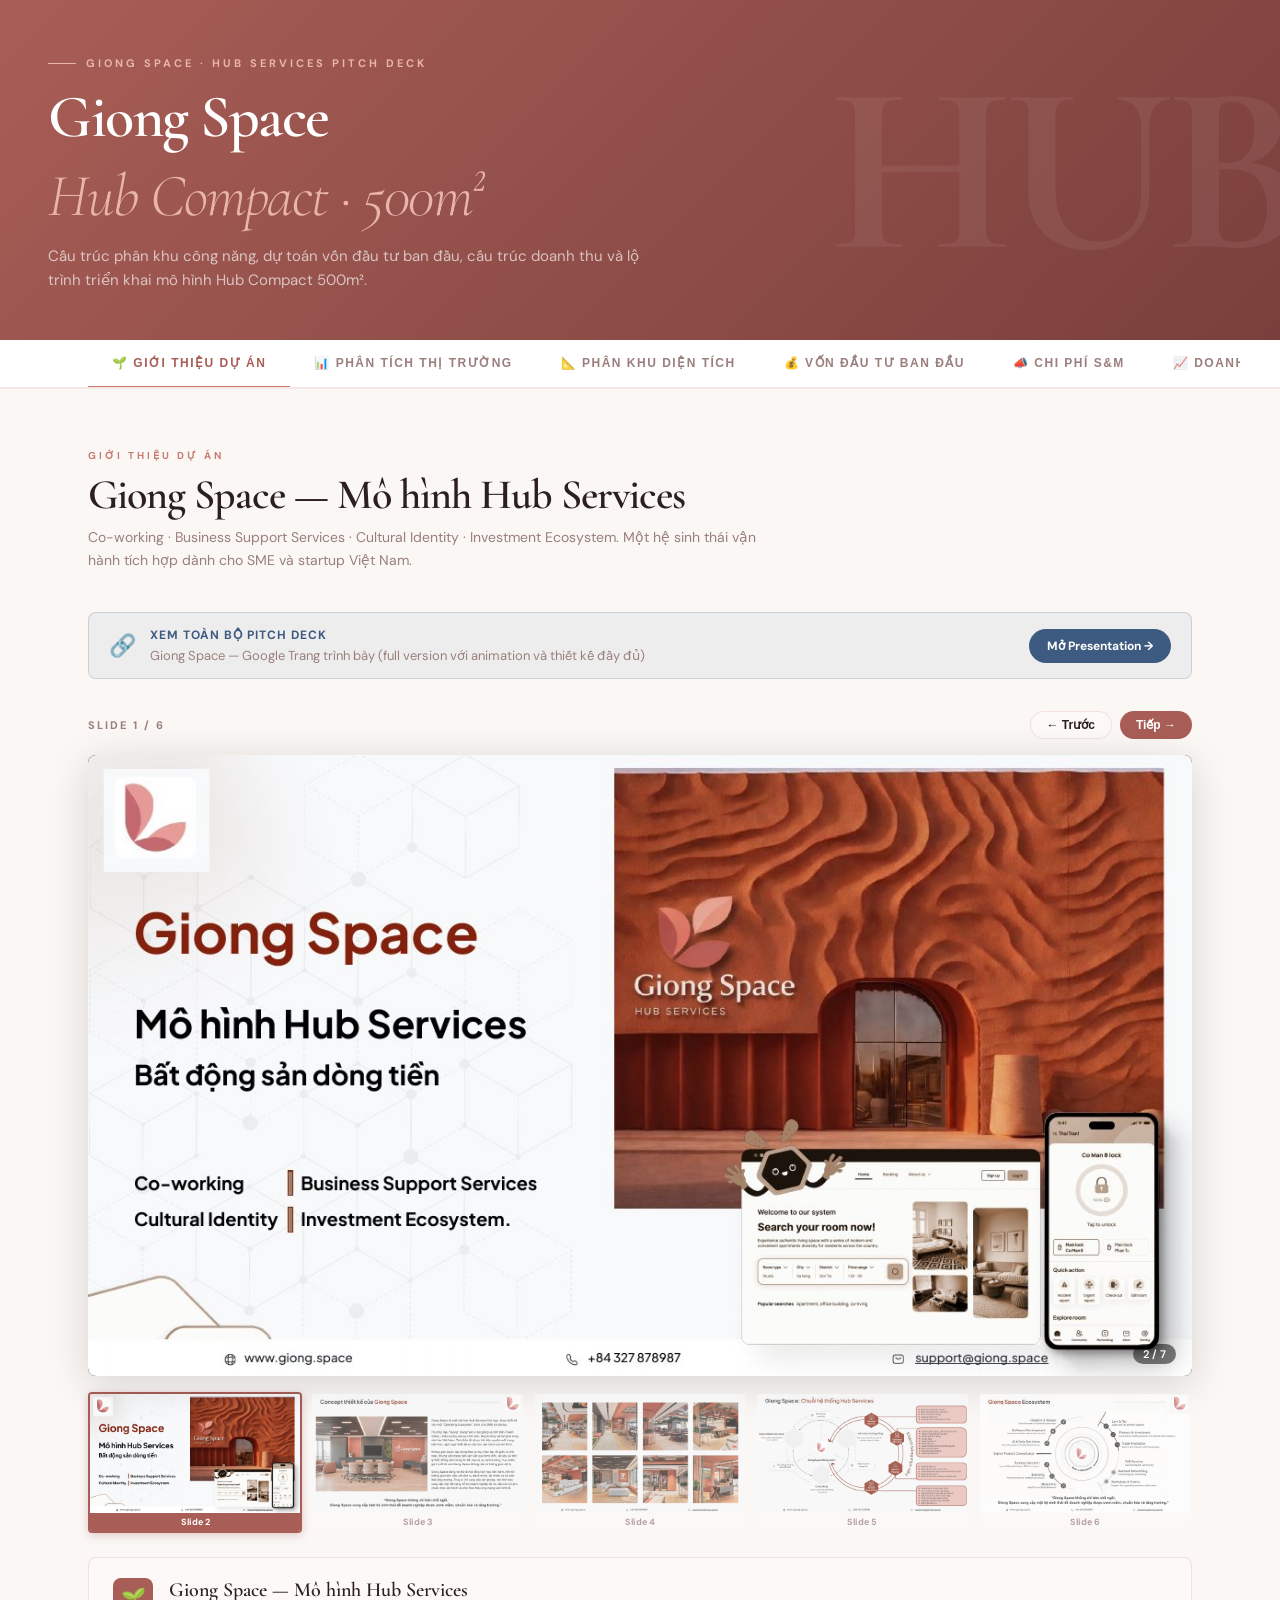
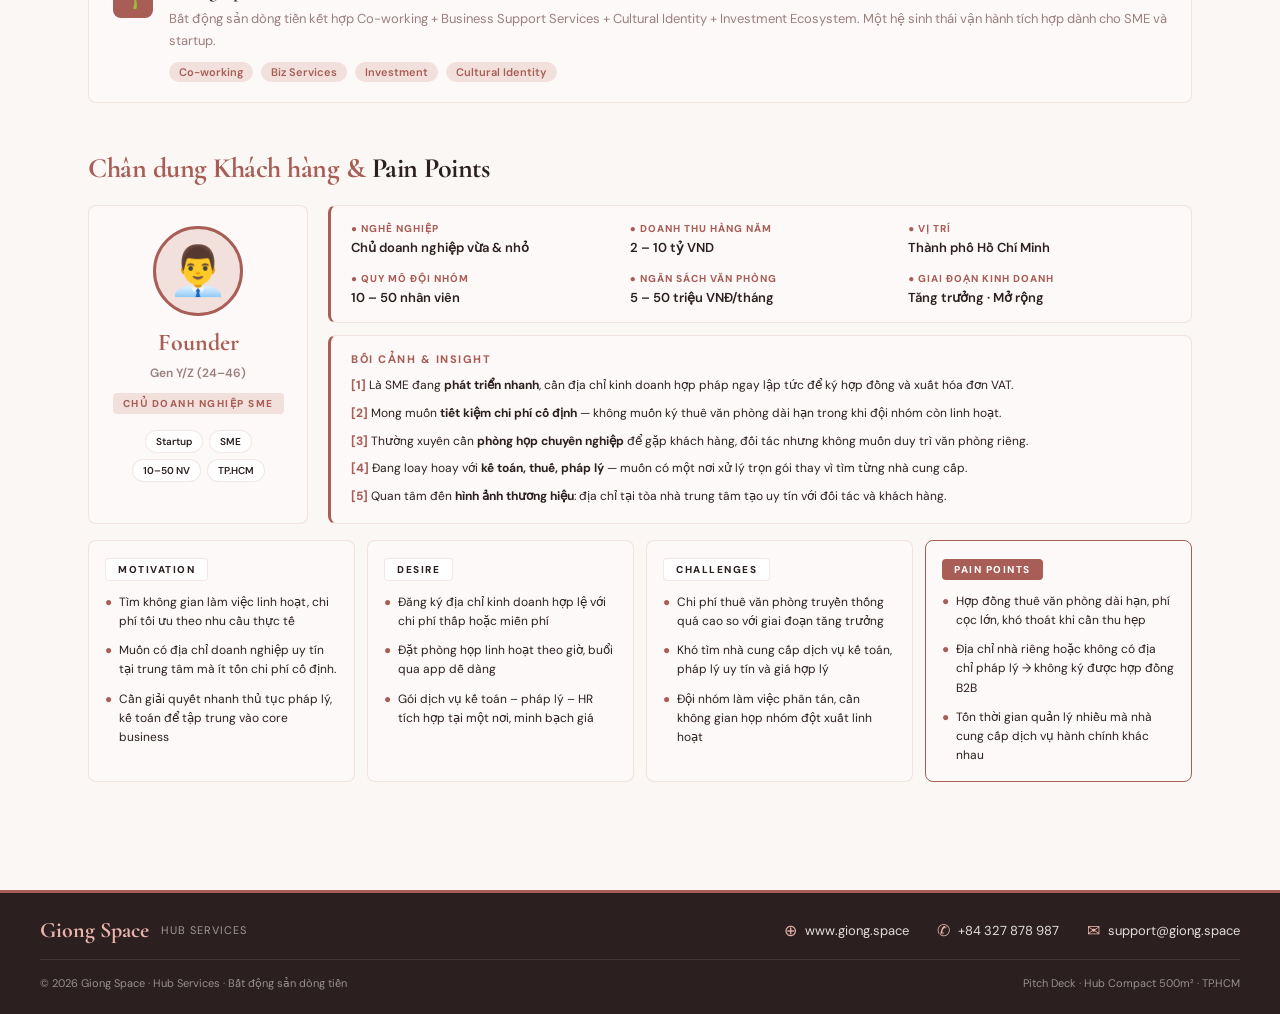
<file: index.html>
<!DOCTYPE html>
<html lang="vi">

<head>
  <meta charset="UTF-8">
  <meta name="viewport" content="width=device-width, initial-scale=1.0">
  <title>Giong Space — Hub Compact 500m²</title>
  <link
    href="https://fonts.googleapis.com/css2?family=Cormorant+Garamond:ital,wght@0,300;0,400;0,600;0,700;1,300;1,400;1,600&family=DM+Sans:wght@300;400;500;600;700;800&display=swap"
    rel="stylesheet">
  <link rel="stylesheet" href="styles.css">
</head>

<body>

  <!-- HEADER -->
  <div class="page-header">
    <div style="max-width:1200px;margin:0 auto;padding:0;">
      <div class="header-label">Giong Space · Hub Services Pitch deck</div>
      <h1>Giong Space</h1>
      <h1><em>Hub Compact · 500m²</em></h1>
      <p class="header-sub">Cấu trúc phân khu công năng, dự toán vốn đầu tư ban đầu, cấu trúc doanh thu
        và lộ trình triển khai mô hình Hub Compact 500m².</p>
    </div>
  </div>

  <!-- TABS -->
  <div class="tabs-wrap">
    <div class="tabs">
      <button class="tab active" onclick="switchTab('intro', event)">🌱 Giới thiệu dự án</button>
      <button class="tab" onclick="switchTab('market', event)">📊 Phân tích thị trường</button>
      <button class="tab" onclick="switchTab('zones', event)">📐 Phân khu diện tích</button>
      <button class="tab" onclick="switchTab('capex', event)">💰 Vốn đầu tư ban đầu</button>
      <button class="tab" onclick="switchTab('sm', event)">📣 Chi phí S&amp;M</button>
      <button class="tab" onclick="switchTab('revenue', event)">📈 Doanh thu CS &amp; Lấp đầy</button>
      <button class="tab" onclick="switchTab('cashflow', event)">💹 Dòng tiền 12 tháng</button>
      <button class="tab" onclick="switchTab('breakeven', event)">⚖️ Breakeven &amp; ROI</button>
      <button class="tab" onclick="switchTab('summary', event)">🎯 Tổng kết & Khuyến nghị</button>
    </div>
  </div>

  <!-- TAB CONTENT CONTAINERS -->
  <div class="section-panel active" id="tab-intro"></div>
  <div class="section-panel" id="tab-market"></div>
  <div class="section-panel" id="tab-zones"></div>
  <div class="section-panel" id="tab-capex"></div>
  <div class="section-panel" id="tab-sm"></div>
  <div class="section-panel" id="tab-revenue"></div>
  <div class="section-panel" id="tab-cashflow"></div>
  <div class="section-panel" id="tab-breakeven"></div>
  <div class="section-panel" id="tab-summary"></div>

  <!-- GLOBAL FOOTER -->
  <footer style="margin-top:48px;padding:24px 32px;background:var(--ink);color:#fff;border-top:3px solid var(--rose-deep);">
    <div style="max-width:1200px;margin:0 auto;display:flex;flex-wrap:wrap;align-items:center;justify-content:space-between;gap:20px;">
      <div style="display:flex;align-items:center;gap:12px;">
        <div style="font-family:'Cormorant Garamond',serif;font-size:22px;font-weight:700;color:var(--rose-light);">Giong Space</div>
        <div style="font-size:11px;color:rgba(255,255,255,0.55);letter-spacing:1px;text-transform:uppercase;">Hub Services</div>
      </div>
      <div style="display:flex;flex-wrap:wrap;gap:28px;font-size:13px;color:rgba(255,255,255,0.85);">
        <a href="https://www.giong.space" target="_blank" rel="noopener" style="display:flex;align-items:center;gap:8px;color:inherit;text-decoration:none;transition:color 0.2s;" onmouseover="this.style.color='var(--rose-light)'" onmouseout="this.style.color='rgba(255,255,255,0.85)'">
          <span style="color:var(--rose-light);font-size:16px;">⊕</span> www.giong.space
        </a>
        <a href="tel:+84327878987" style="display:flex;align-items:center;gap:8px;color:inherit;text-decoration:none;transition:color 0.2s;" onmouseover="this.style.color='var(--rose-light)'" onmouseout="this.style.color='rgba(255,255,255,0.85)'">
          <span style="color:var(--rose-light);font-size:16px;">✆</span> +84 327 878 987
        </a>
        <a href="mailto:support@giong.space" style="display:flex;align-items:center;gap:8px;color:inherit;text-decoration:none;transition:color 0.2s;" onmouseover="this.style.color='var(--rose-light)'" onmouseout="this.style.color='rgba(255,255,255,0.85)'">
          <span style="color:var(--rose-light);font-size:16px;">✉</span> support@giong.space
        </a>
      </div>
    </div>
    <div style="max-width:1200px;margin:16px auto 0;padding-top:16px;border-top:1px solid rgba(255,255,255,0.1);display:flex;flex-wrap:wrap;justify-content:space-between;gap:12px;font-size:11px;color:rgba(255,255,255,0.5);">
      <div>© 2026 Giong Space · Hub Services · Bất động sản dòng tiền</div>
      <div>Pitch Deck · Hub Compact 500m² · TP.HCM</div>
    </div>
  </footer>

  <script src="script.js"></script>
</body>

</html>
</file>
<file: styles.css>
:root {
  --ink: #2C1F1F;
  --cream: #FAF7F5;
  --rose: #C97B72;
  --rose-light: #E8B4AC;
  --rose-deep: #A85E56;
  --blush: #F2E0DC;
  --muted: #9A7F7C;
  --card: #FDF9F8;
  --border: rgba(201, 123, 114, 0.18);
  --gold: #B8860B;
  --green: #4A7C59;
  --green-light: #E8F2EB;
  --blue: #3D5A80;
  --blue-light: #E8EDF5;
  --orange: #C4622D;
  --orange-light: #FAE9E0;
}

* {
  margin: 0;
  padding: 0;
  box-sizing: border-box;
}

html {
  scroll-behavior: smooth;
}

body {
  background: var(--cream);
  color: var(--ink);
  font-family: 'DM Sans', sans-serif;
}

/* ── HEADER ── */
.page-header {
  background: linear-gradient(135deg, var(--rose-deep) 0%, #7A3F3C 100%);
  color: #fff;
  padding: 56px 48px 48px;
  position: relative;
  overflow: hidden;
}

.page-header::before {
  content: 'HUB';
  position: absolute;
  right: -20px;
  top: 50%;
  transform: translateY(-50%);
  font-size: 240px;
  font-weight: 900;
  opacity: 0.06;
  letter-spacing: -8px;
  font-family: 'Cormorant Garamond', serif;
}

.header-label {
  font-size: 11px;
  font-weight: 700;
  letter-spacing: 3px;
  text-transform: uppercase;
  color: var(--rose-light);
  margin-bottom: 16px;
  display: flex;
  align-items: center;
  gap: 10px;
}

.header-label::before {
  content: '';
  width: 28px;
  height: 1px;
  background: var(--rose-light);
}

.page-header h1 {
  font-family: 'Cormorant Garamond', serif;
  font-size: clamp(32px, 5vw, 60px);
  font-weight: 600;
  letter-spacing: -1.5px;
  line-height: 1.05;
  margin-bottom: 16px;
}

.page-header h1 em {
  font-style: italic;
  font-weight: 300;
  color: var(--rose-light);
}

.header-sub {
  font-size: 15px;
  opacity: 0.65;
  line-height: 1.6;
  max-width: 600px;
}

/* ── TABS ── */
.tabs-wrap {
  position: sticky;
  top: 0;
  z-index: 64;
  background: #fff;
  border-bottom: 2px solid var(--border);
}

.tabs {
  display: flex;
  max-width: 1200px;
  margin: 0 auto;
  padding: 0 48px;
  overflow-x: auto;
  -ms-overflow-style: none;  /* IE and Edge */
  scrollbar-width: none;  /* Firefox */
}

.tabs::-webkit-scrollbar {
  display: none;
}

.tab {
  padding: 16px 24px;
  font-size: 12px;
  font-weight: 700;
  letter-spacing: 1.5px;
  text-transform: uppercase;
  color: var(--muted);
  cursor: pointer;
  border-bottom: 3px solid transparent;
  margin-bottom: -2px;
  white-space: nowrap;
  transition: all 0.2s;
  background: none;
  border-left: none;
  border-right: none;
  border-top: none;
}

.tab.active {
  color: var(--rose-deep);
  border-bottom-color: var(--rose);
}

.tab:hover {
  color: var(--ink);
}

/* ── CONTAINER ── */
.container {
  max-width: 1200px;
  margin: 0 auto;
  padding: 0 48px;
}

/* ── SECTION ── */
.section {
  padding: 60px 0;
  border-bottom: 1px solid var(--border);
}

.section:last-child {
  border-bottom: none;
}

.section-label {
  font-size: 10px;
  font-weight: 700;
  letter-spacing: 3px;
  text-transform: uppercase;
  color: var(--rose);
  margin-bottom: 10px;
}

.section-title {
  font-family: 'Cormorant Garamond', serif;
  font-size: clamp(24px, 3.5vw, 42px);
  font-weight: 600;
  letter-spacing: -1px;
  line-height: 1.1;
  margin-bottom: 8px;
}

.section-sub {
  font-size: 14px;
  color: var(--muted);
  line-height: 1.65;
  margin-bottom: 40px;
  max-width: 680px;
}

/* ── COMPARE HEADER ── */
.compare-header {
  display: grid;
  grid-template-columns: 200px 1fr;
  gap: 0;
  margin-bottom: 0;
}

.col-label {
  padding: 20px 28px;
  background: var(--card);
  border: 1px solid var(--border);
  display: flex;
  align-items: flex-end;
}

.col-label:first-child {
  background: transparent;
  border: none;
}

.col-500 {
  background: var(--blush);
  border-color: rgba(201, 123, 114, 0.3);
  border-right: none;
}

.col-3000 {
  background: var(--rose-deep);
  color: #fff;
  border-color: transparent;
}

.col-size {
  font-family: 'Cormorant Garamond', serif;
  font-size: 48px;
  font-weight: 700;
  letter-spacing: -2px;
  line-height: 1;
}

.col-unit {
  font-size: 16px;
  font-weight: 600;
  opacity: 0.6;
  margin-left: 4px;
  align-self: flex-end;
  margin-bottom: 8px;
}

.col-tag {
  font-size: 11px;
  font-weight: 700;
  letter-spacing: 2px;
  text-transform: uppercase;
  margin-top: 6px;
  display: block;
}

.col-500 .col-tag {
  color: var(--rose-deep);
}

.col-3000 .col-tag {
  color: var(--rose-light);
}

/* ── ZONE TABLE ── */
.zone-table {
  width: 100%;
  border-collapse: collapse;
}

.zone-row {
  display: grid;
  grid-template-columns: 160px 1fr;
  border-bottom: 1px solid var(--border);
}

.zone-row:last-child {
  border-bottom: none;
}

.zone-name {
  padding: 22px 0;
  font-size: 13px;
  font-weight: 600;
  display: flex;
  align-items: center;
  gap: 10px;
}

.zone-icon {
  width: 32px;
  height: 32px;
  border-radius: 6px;
  display: flex;
  align-items: center;
  justify-content: center;
  font-size: 16px;
  flex-shrink: 0;
}

.zone-cell {
  padding: 22px 28px;
  display: flex;
  flex-direction: column;
  justify-content: center;
  gap: 6px;
}

.zone-cell.c500 {
  background: rgba(242, 224, 220, 0.4);
  border-left: 3px solid transparent;
}

.zone-cell.c3000 {
  background: rgba(168, 94, 86, 0.05);
  border-left: 3px solid transparent;
}

.zone-cell.active-500 {
  border-left-color: var(--rose);
}

.zone-cell.active-3000 {
  border-left-color: var(--rose-deep);
}

.zone-m2 {
  font-size: 20px;
  font-weight: 800;
  letter-spacing: -0.5px;
  color: var(--rose-deep);
  font-family: 'Cormorant Garamond', serif;
}

.zone-pct {
  font-size: 11px;
  font-weight: 600;
  color: var(--muted);
}

.zone-bar-bg {
  height: 4px;
  background: rgba(0, 0, 0, 0.08);
  border-radius: 2px;
  overflow: hidden;
  margin-top: 4px;
}

.zone-bar {
  height: 100%;
  border-radius: 2px;
  background: var(--rose);
  transition: width 1s ease;
}

.zone-bar.bar-3000 {
  background: var(--rose-deep);
}

.zone-note {
  font-size: 11px;
  color: var(--muted);
  line-height: 1.4;
  margin-top: 2px;
}

/* ── FLOOR PLAN VISUAL ── */
.floorplan-grid {
  display: grid;
  grid-template-columns: 1fr 1fr;
  gap: 32px;
  margin-top: 40px;
}

.floorplan-card {
  border: 1px solid var(--border);
  border-radius: 8px;
  overflow: hidden;
}

.floorplan-header {
  padding: 20px 24px;
  display: flex;
  justify-content: space-between;
  align-items: center;
}

.floorplan-header.h500 {
  background: var(--blush);
}

.floorplan-header.h3000 {
  background: var(--rose-deep);
  color: #fff;
}

.fp-title {
  font-size: 16px;
  font-weight: 700;
}

.fp-size {
  font-family: 'Cormorant Garamond', serif;
  font-size: 32px;
  font-weight: 600;
  letter-spacing: -1px;
}

.floorplan-body {
  padding: 20px 24px;
  background: var(--card);
}

.fp-zones {
  display: flex;
  flex-direction: column;
  gap: 14px;
}

.fp-zone {
  display: flex;
  align-items: center;
  gap: 10px;
}

.fp-color {
  width: 10px;
  height: 10px;
  border-radius: 2px;
  flex-shrink: 0;
}

.fp-zone-name {
  font-size: 12px;
  font-weight: 600;
  flex: 1;
}

.fp-zone-m2 {
  font-size: 12px;
  font-weight: 700;
  color: var(--rose-deep);
}

.fp-zone-pct {
  font-size: 11px;
  color: var(--muted);
  min-width: 36px;
  text-align: right;
}

/* ── CAPEX TABLE ── */
.capex-grid {
  display: grid;
  grid-template-columns: 1fr 1fr;
  gap: 24px;
  margin-top: 0;
}

.capex-card {
  border: 1px solid var(--border);
  border-radius: 8px;
  overflow: hidden;
}

.capex-header {
  padding: 20px 24px;
}

.capex-header.h500 {
  background: var(--blush);
}

.capex-header.h3000 {
  background: var(--rose-deep);
  color: #fff;
}

.capex-total {
  font-family: 'Cormorant Garamond', serif;
  font-size: 36px;
  font-weight: 700;
  letter-spacing: -1px;
}

.capex-total-label {
  font-size: 11px;
  font-weight: 600;
  letter-spacing: 1.5px;
  text-transform: uppercase;
  opacity: 0.6;
  margin-top: 2px;
}

.capex-items {
  padding: 0;
}

.capex-item {
  display: flex;
  align-items: center;
  padding: 14px 24px;
  border-bottom: 1px solid var(--border);
  gap: 14px;
}

.capex-item:last-child {
  border-bottom: none;
}

.capex-dot {
  width: 8px;
  height: 8px;
  border-radius: 50%;
  flex-shrink: 0;
}

.capex-item-name {
  font-size: 13px;
  font-weight: 500;
  flex: 1;
}

.capex-item-val {
  font-size: 14px;
  font-weight: 700;
  color: var(--rose-deep);
}

.capex-item-note {
  font-size: 11px;
  color: var(--muted);
}

.capex-psm {
  font-size: 12px;
  color: var(--muted);
  margin-top: 4px;
}

.capex-total-row {
  background: rgba(201, 123, 114, 0.1);
}

.capex-total-row .capex-item-name {
  font-weight: 700;
}

.capex-total-row .capex-item-val {
  font-size: 16px;
  color: var(--rose-deep);
}

/* ── REVENUE STRUCTURE ── */
.rev-compare {
  display: grid;
  grid-template-columns: 1fr 1fr;
  gap: 32px;
}

.rev-card {
  border: 1px solid var(--border);
  border-radius: 8px;
  overflow: hidden;
}

.rev-card-header {
  padding: 20px 24px;
}

.rev-card-header.h500 {
  background: var(--blush);
}

.rev-card-header.h3000 {
  background: var(--rose-deep);
  color: #fff;
}

.rev-potential {
  font-family: 'Cormorant Garamond', serif;
  font-size: 28px;
  font-weight: 700;
  letter-spacing: -1px;
}

.rev-potential-sub {
  font-size: 11px;
  opacity: 0.65;
  font-weight: 500;
  margin-top: 4px;
}

.rev-streams {
  padding: 20px 24px;
  display: flex;
  flex-direction: column;
  gap: 16px;
  background: var(--card);
}

.rev-stream {}

.rev-stream-head {
  display: flex;
  justify-content: space-between;
  align-items: baseline;
  margin-bottom: 6px;
}

.rev-stream-name {
  font-size: 13px;
  font-weight: 600;
}

.rev-stream-pct {
  font-size: 13px;
  font-weight: 700;
  color: var(--rose-deep);
}

.rev-stream-desc {
  font-size: 11px;
  color: var(--muted);
  line-height: 1.4;
  margin-bottom: 6px;
}

.rev-bar-bg2 {
  height: 6px;
  background: rgba(0, 0, 0, 0.08);
  border-radius: 3px;
  overflow: hidden;
}

.rev-bar2 {
  height: 100%;
  border-radius: 3px;
  background: linear-gradient(90deg, var(--rose), var(--rose-deep));
}

/* ── KEY METRICS ── */
.metrics-grid {
  display: grid;
  grid-template-columns: repeat(3, 1fr);
  gap: 16px;
}

.metric-card {
  border: 1px solid var(--border);
  border-radius: 8px;
  padding: 24px;
  background: var(--card);
}

.metric-label {
  font-size: 10px;
  font-weight: 700;
  letter-spacing: 2px;
  text-transform: uppercase;
  color: var(--muted);
  margin-bottom: 16px;
}

.metric-row {
  display: flex;
  gap: 12px;
  margin-bottom: 10px;
}

.metric-box {
  flex: 1;
  padding: 12px;
  border-radius: 6px;
}

.metric-box.m500 {
  background: var(--blush);
}

.metric-box.m3000 {
  background: rgba(168, 94, 86, 0.12);
}

.metric-val {
  font-family: 'Cormorant Garamond', serif;
  font-size: 26px;
  font-weight: 700;
  letter-spacing: -0.5px;
  color: var(--rose-deep);
  line-height: 1;
}

.metric-tag {
  font-size: 10px;
  font-weight: 700;
  color: var(--muted);
  margin-top: 4px;
}

.metric-note {
  font-size: 11px;
  color: var(--muted);
  line-height: 1.5;
}

/* ── SUMMARY TABLE ── */
.summary-table {
  width: 100%;
  border-collapse: collapse;
  border-radius: 8px;
  overflow: hidden;
  border: 1px solid var(--border);
}

.summary-table th {
  padding: 14px 20px;
  background: var(--rose-deep);
  color: #fff;
  font-size: 11px;
  font-weight: 700;
  letter-spacing: 1.5px;
  text-transform: uppercase;
  text-align: left;
}

.summary-table th:first-child {
  background: var(--rose-deep);
}

.summary-table th.th500 {
  background: rgba(168, 94, 86, 0.8);
}

.summary-table th.th3000 {
  background: var(--rose-deep);
}

.summary-table td {
  padding: 14px 20px;
  font-size: 13px;
  border-bottom: 1px solid var(--border);
  vertical-align: top;
}

.summary-table tr:last-child td {
  border-bottom: none;
}

.summary-table tr:nth-child(even) td {
  background: rgba(242, 224, 220, 0.25);
}

.summary-table td:first-child {
  font-weight: 600;
  color: var(--muted);
  font-size: 12px;
}

.summary-table td.val {
  font-weight: 700;
  color: var(--rose-deep);
}

.tag-good {
  display: inline-block;
  background: var(--green-light);
  color: var(--green);
  font-size: 10px;
  font-weight: 700;
  padding: 2px 8px;
  border-radius: 10px;
}

.tag-warn {
  display: inline-block;
  background: var(--orange-light);
  color: var(--orange);
  font-size: 10px;
  font-weight: 700;
  padding: 2px 8px;
  border-radius: 10px;
}

/* ── RECOMMENDATION ── */
.recommend-grid {
  display: grid;
  grid-template-columns: 1fr 1fr;
  gap: 24px;
  margin-top: 40px;
}

.rec-card {
  border-radius: 8px;
  padding: 28px;
  position: relative;
  overflow: hidden;
}

.rec-card.rec-500 {
  background: var(--blush);
  border: 2px solid rgba(201, 123, 114, 0.4);
}

.rec-card.rec-3000 {
  background: var(--rose-deep);
  color: #fff;
}

.rec-badge {
  font-size: 10px;
  font-weight: 700;
  letter-spacing: 2px;
  text-transform: uppercase;
  margin-bottom: 14px;
  display: flex;
  align-items: center;
  gap: 8px;
}

.rec-card.rec-500 .rec-badge {
  color: var(--rose-deep);
}

.rec-card.rec-3000 .rec-badge {
  color: var(--rose-light);
}

.rec-badge-dot {
  width: 6px;
  height: 6px;
  border-radius: 50%;
  background: currentColor;
}

.rec-title {
  font-family: 'Cormorant Garamond', serif;
  font-size: 28px;
  font-weight: 600;
  letter-spacing: -0.5px;
  margin-bottom: 12px;
  line-height: 1.2;
}

.rec-desc {
  font-size: 13px;
  line-height: 1.7;
  opacity: 0.8;
  margin-bottom: 20px;
}

.rec-list {
  display: flex;
  flex-direction: column;
  gap: 8px;
}

.rec-item {
  display: flex;
  align-items: flex-start;
  gap: 10px;
  font-size: 13px;
  line-height: 1.5;
}

.rec-item::before {
  content: '→';
  font-weight: 700;
  flex-shrink: 0;
  margin-top: 1px;
}

.rec-card.rec-500 .rec-item::before {
  color: var(--rose-deep);
}

.rec-card.rec-3000 .rec-item::before {
  color: var(--rose-light);
}

/* ── DONUT ── */
.donut-wrap {
  display: flex;
  gap: 40px;
  align-items: flex-start;
}

.donut-chart {
  flex-shrink: 0;
}

.donut-legend {
  flex: 1;
  display: flex;
  flex-direction: column;
  gap: 10px;
  padding-top: 8px;
}

.legend-item {
  display: flex;
  align-items: center;
  gap: 10px;
}

.legend-dot {
  width: 10px;
  height: 10px;
  border-radius: 50%;
  flex-shrink: 0;
}

.legend-name {
  font-size: 12px;
  font-weight: 600;
  flex: 1;
}

.legend-pct {
  font-size: 12px;
  font-weight: 700;
  color: var(--rose-deep);
}

.be-card {
  border: 1px solid var(--border);
  border-radius: 12px;
  padding: 32px;
  background: var(--card);
  box-shadow: 0 4px 20px rgba(0,0,0,0.03);
  max-width: 900px;
  margin: 0 auto;
}

.be-title {
  font-family: 'Outfit', sans-serif;
  font-size: 15px;
  font-weight: 700;
  margin-bottom: 24px;
  padding-bottom: 16px;
  border-bottom: 1px solid rgba(0,0,0,0.05);
  display: flex;
  justify-content: space-between;
  align-items: center;
}

.be-badge {
  font-size: 10px;
  font-weight: 700;
  padding: 5px 12px;
  border-radius: 20px;
  text-transform: uppercase;
  letter-spacing: 0.5px;
}

.be-items {
  display: flex;
  flex-direction: column;
  border: 1px solid var(--border);
  border-radius: 8px;
  overflow: hidden;
}

.be-item {
  display: flex;
  justify-content: space-between;
  align-items: center;
  padding: 12px 16px;
  border-bottom: 1px solid var(--border);
}

.be-item:last-child {
  border-bottom: none;
}

.be-item:nth-child(even) {
  background: rgba(242, 224, 220, 0.25);
}

.be-items .be-divider {
  height: 4px;
  background: rgba(0,0,0,0.04);
  border-bottom: none;
}

.be-item-label {
  font-size: 13px;
  color: #888;
  font-weight: 500;
}

.be-item-val {
  font-size: 14px;
  font-weight: 700;
  color: var(--ink);
  text-align: right;
}

.be-divider {
  height: 4px;
  background: rgba(0,0,0,0.04);
}

.be-highlight {
  background: rgba(168, 94, 86, 0.1);
  border-radius: 8px;
  padding: 24px;
  margin-top: 24px;
  text-align: left;
}

.be-highlight-label {
  font-size: 11px;
  font-weight: 700;
  color: var(--rose-deep);
  text-transform: uppercase;
  letter-spacing: 1.5px;
  margin-bottom: 8px;
  opacity: 0.8;
}

.be-highlight-val {
  font-family: 'Cormorant Garamond', serif;
  font-size: 36px;
  font-weight: 700;
  color: var(--rose-deep);
  letter-spacing: -1px;
  line-height: 1;
}

.be-highlight-sub {
  font-size: 12px;
  color: var(--muted);
  margin-top: 6px;
  font-weight: 500;
}

.be-status-box {
  margin-top: 12px;
  padding: 16px 20px;
  border-radius: 8px;
  display: flex;
  gap: 14px;
  align-items: flex-start;
  border-left: 4px solid transparent;
}

.be-status-box--positive {
  background: rgba(74, 124, 89, 0.06);
  border-left-color: var(--green);
}

.be-status-box--warning {
  background: rgba(196, 98, 45, 0.06);
  border-left-color: var(--orange);
}

.be-status-title {
  font-size: 12px;
  font-weight: 800;
  margin-bottom: 4px;
  display: flex;
  align-items: center;
  gap: 6px;
}
}

/* ── RESPONSIVE ── */
@media (max-width: 900px) {
  .page-header {
    padding: 40px 24px 36px;
  }

  .container {
    padding: 0 24px;
  }

  .tabs {
    padding: 0 24px;
  }

  .compare-header,
  .zone-row {
    grid-template-columns: 140px 1fr;
  }

  .capex-grid,
  .rev-compare,
  .floorplan-grid,
  .be-grid,
  .recommend-grid {
    grid-template-columns: 1fr;
  }

  .metrics-grid {
    grid-template-columns: 1fr 1fr;
  }
}

@media (max-width: 600px) {

  .compare-header,
  .zone-row {
    grid-template-columns: 100px 1fr;
  }

  .metrics-grid {
    grid-template-columns: 1fr;
  }

  .tab {
    padding: 14px 16px;
    font-size: 11px;
  }
}

/* ── SECTION VISIBILITY ── */
.section-panel {
  display: none;
}

.section-panel.active {
  display: block;
}

/* Animate bars */
@keyframes growBar {
  from {
    width: 0;
  }

  to {
    width: var(--w);
  }
}

.zone-bar {
  animation: growBar 1.2s ease forwards;
  width: var(--w);
}

/* ── ZONE METRICS SUMMARY ── */
.zones-metrics {
  display: grid;
  grid-template-columns: repeat(3, 1fr);
  gap: 16px;
  margin-top: 24px;
}

.zones-metric {
  border: 1px solid var(--border);
  border-radius: 8px;
  padding: 20px 24px;
  background: var(--card);
}

.zones-metric--highlight {
  background: rgba(168, 94, 86, 0.08);
  border-color: rgba(168, 94, 86, 0.3);
}

.zones-metric__label {
  font-size: 11px;
  font-weight: 700;
  letter-spacing: 1.5px;
  text-transform: uppercase;
  color: var(--muted);
  margin-bottom: 8px;
}

.zones-metric__value {
  font-family: 'Cormorant Garamond', serif;
  font-size: 32px;
  font-weight: 700;
  letter-spacing: -1px;
  color: var(--rose-deep);
  line-height: 1;
  margin-bottom: 6px;
}

.zones-metric__note {
  font-size: 12px;
  color: var(--muted);
  line-height: 1.4;
}

/* ── ZONE NOTE BOX ── */
.zones-note {
  margin-top: 16px;
  padding: 16px 20px;
  background: rgba(184, 134, 11, 0.07);
  border-left: 3px solid var(--gold);
  border-radius: 0 6px 6px 0;
  font-size: 13px;
  line-height: 1.7;
  color: var(--ink);
}

@media (max-width: 768px) {
  .zones-metrics {
    grid-template-columns: 1fr;
  }
}

/* ── BREAKEVEN DETAIL SECTION ── */
.be-subsection-title {
  font-family: 'Cormorant Garamond', serif;
  font-size: clamp(16px, 2vw, 22px);
  font-weight: 600;
  letter-spacing: -0.5px;
  color: var(--rose-deep);
  margin-bottom: 12px;
  margin-top: 32px;
  padding-bottom: 8px;
  border-bottom: 1px solid var(--border);
}

.be-note {
  margin-top: 16px;
  padding: 14px 20px;
  background: rgba(0, 0, 0, 0.03);
  border-left: 3px solid var(--muted);
  border-radius: 0 6px 6px 0;
  font-size: 13px;
  line-height: 1.7;
  color: var(--ink);
}

.be-note--highlight {
  background: rgba(168, 94, 86, 0.06);
  border-left-color: var(--rose-deep);
}
</file>
